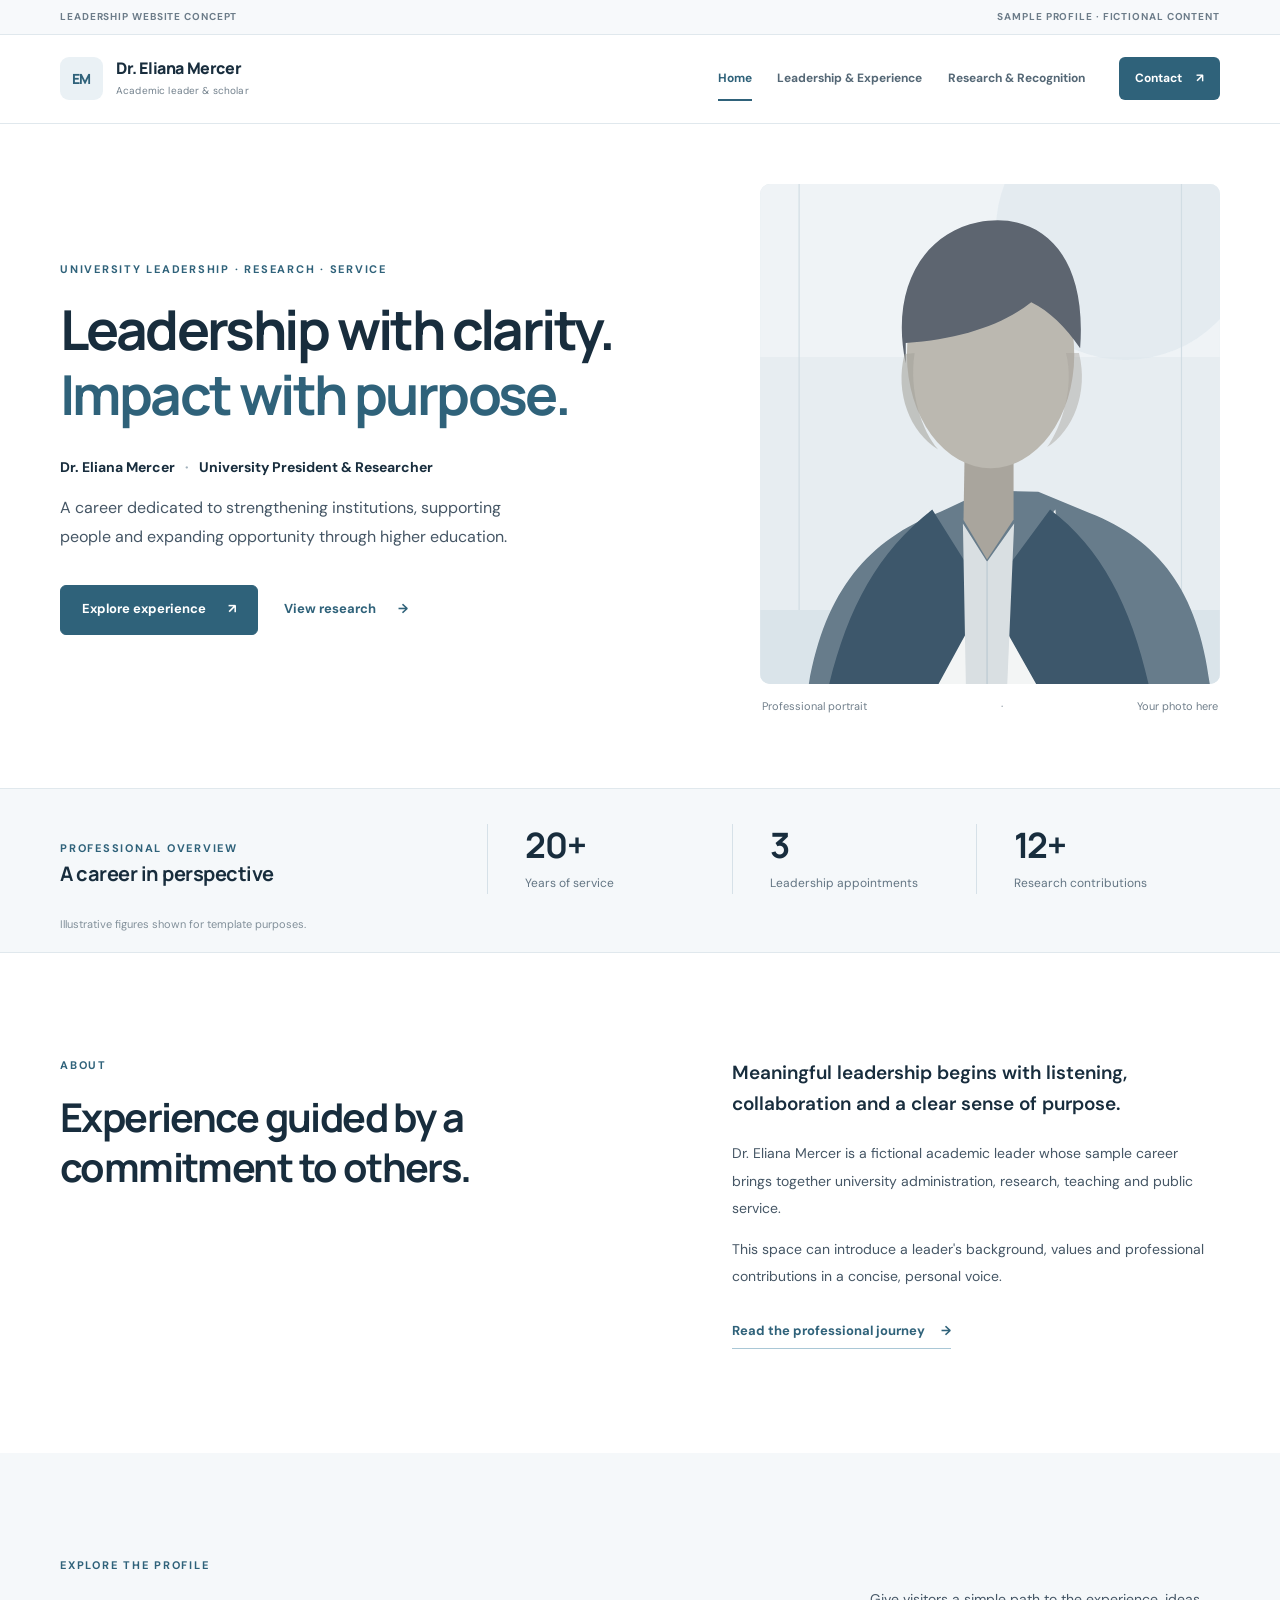
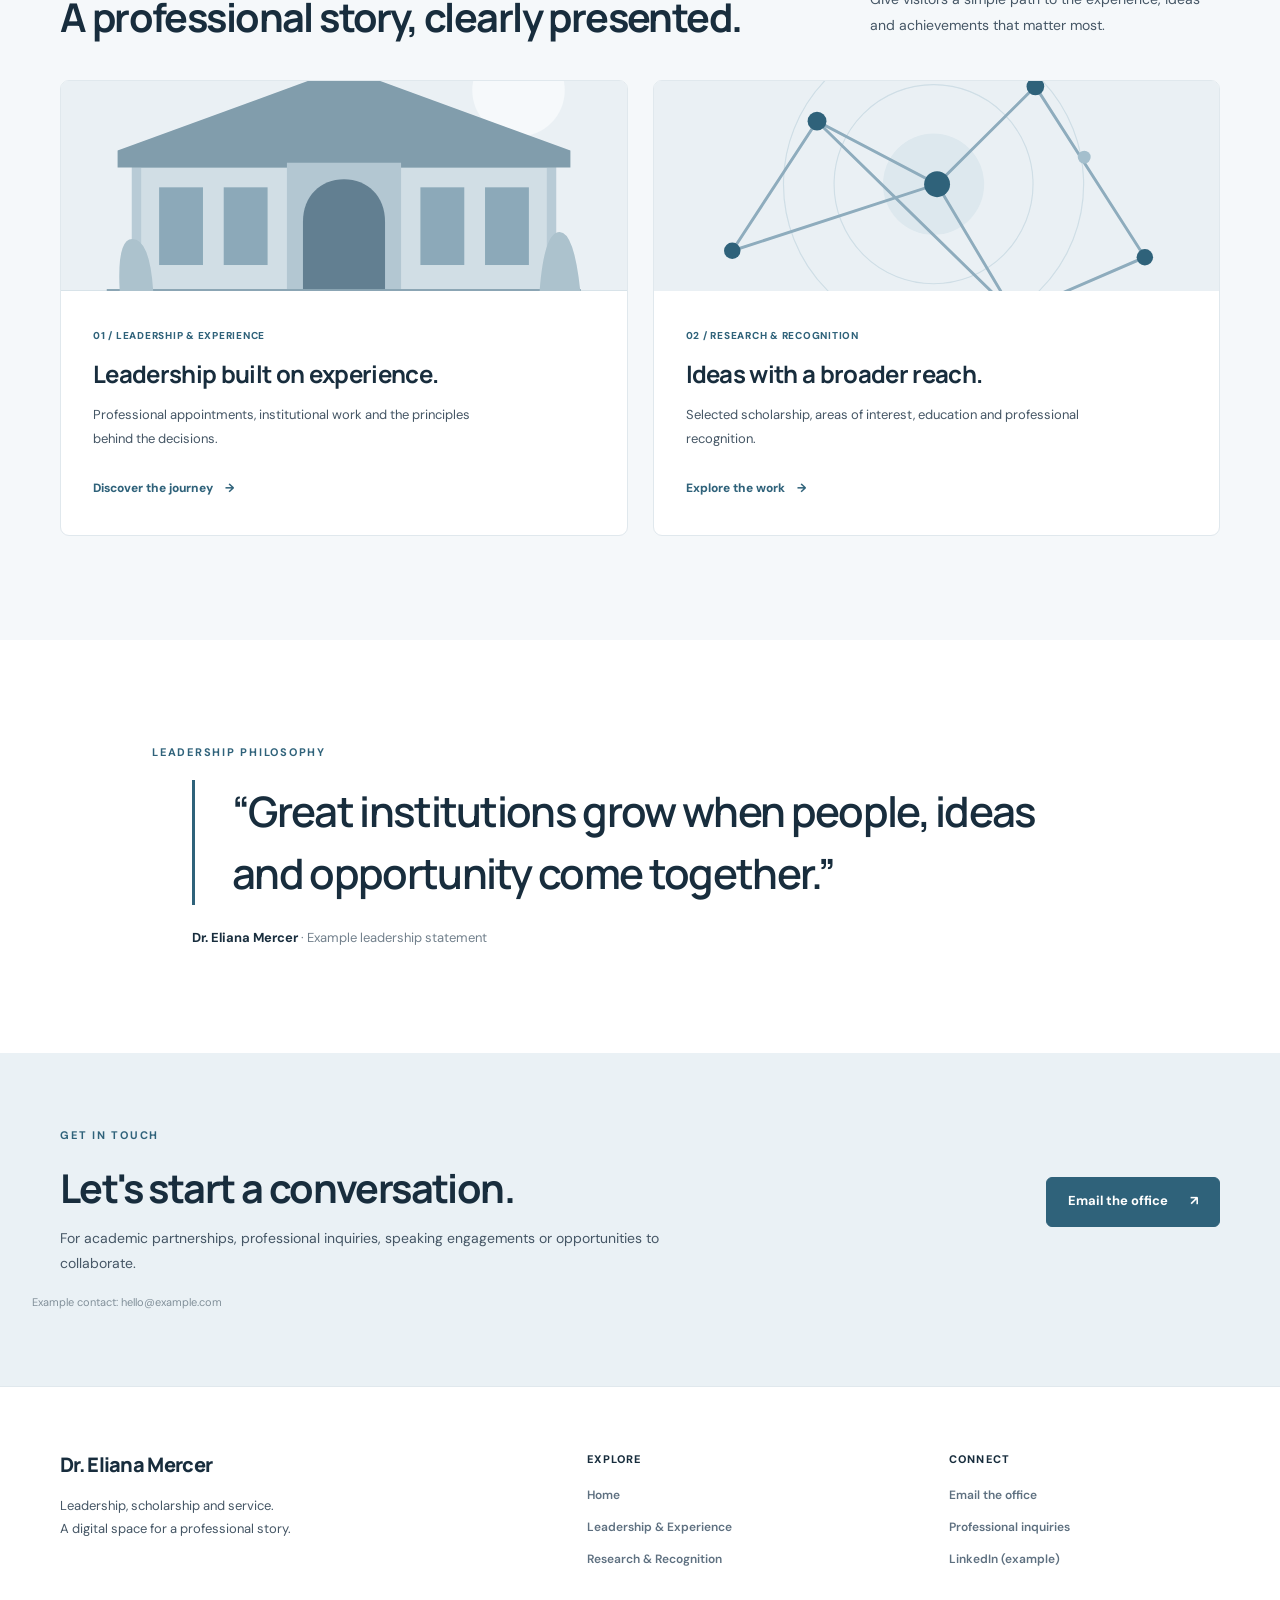
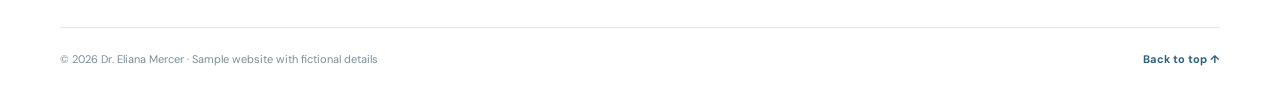
<file: index.html>
<!doctype html>
<html lang="en"><head><meta charset="utf-8"><meta name="viewport" content="width=device-width,initial-scale=1">
<meta name="theme-color" content="#ffffff"><meta name="robots" content="noindex,nofollow">
<meta name="description" content="A refined, simple and modern sample website for professional and academic leaders.">
<title>Home | Dr. Eliana Mercer — Leadership Website Demo</title>
<link rel="icon" href="assets/images/favicon.svg" type="image/svg+xml">
<link rel="preconnect" href="https://fonts.googleapis.com"><link rel="preconnect" href="https://fonts.gstatic.com" crossorigin>
<link href="https://fonts.googleapis.com/css2?family=DM+Sans:wght@400;500;600;700&family=Manrope:wght@400;500;600;700;800&display=swap" rel="stylesheet">
<link rel="stylesheet" href="assets/css/style.css"></head>
<body id="top"><a class="skip-link" href="#main">Skip to main content</a>
<div class="demo-bar"><div class="container"><span>Leadership website concept</span><span>Sample profile · Fictional content</span></div></div>
<header class="site-header">
  <div class="container nav-shell">
    <a class="brand" href="index.html" aria-label="Eliana Mercer — Home">
      <span class="brand-icon" aria-hidden="true">EM</span>
      <span class="brand-copy"><strong>Dr. Eliana Mercer</strong><small>Academic leader &amp; scholar</small></span>
    </a>
    <nav class="desktop-nav" aria-label="Main navigation"><a href="index.html" aria-current="page" class="active">Home</a>
<a href="leadership.html">Leadership & Experience</a>
<a href="research.html">Research & Recognition</a></nav>
    <a class="nav-contact" href="index.html#connect">Contact <span aria-hidden="true">↗</span></a>
    <button class="menu-toggle" type="button" aria-controls="mobile-nav" aria-expanded="false" aria-label="Open navigation menu"><span></span><span></span></button>
  </div>
  <nav class="mobile-nav" id="mobile-nav" aria-label="Mobile navigation" inert><a href="index.html" aria-current="page" class="active">Home</a>
<a href="leadership.html">Leadership & Experience</a>
<a href="research.html">Research & Recognition</a><a href="index.html#connect">Contact ↗</a></nav>
</header>
<main id="main">
<section class="hero home-hero"><div class="container hero-layout">
  <div class="hero-text">
    <p class="eyebrow">University leadership · Research · Service</p>
    <h1>Leadership with clarity.<br><span>Impact with purpose.</span></h1>
    <p class="hero-identity">Dr. Eliana Mercer <span class="dot-separator">·</span> University President &amp; Researcher</p>
    <p class="hero-description">A career dedicated to strengthening institutions, supporting people and expanding opportunity through higher education.</p>
    <div class="actions"><a class="button button-primary" href="leadership.html">Explore experience <span aria-hidden="true">↗</span></a><a class="button button-text" href="research.html">View research <span aria-hidden="true">→</span></a></div>
  </div>
  <div class="hero-photo-wrap">
    <div class="hero-photo"><img src="assets/images/portrait-placeholder.svg" alt="Anonymous illustration serving as a placeholder for a professional leadership portrait" width="780" height="960"></div>
    <p class="photo-caption">Professional portrait <span>·</span> Your photo here</p>
  </div>
</div></section>

<section class="stat-section"><div class="container stat-layout">
  <div class="stat-intro"><span class="eyebrow">Professional overview</span><h2>A career in perspective</h2></div>
  <div class="stat"><strong>20+</strong><span>Years of service</span></div>
  <div class="stat"><strong>3</strong><span>Leadership appointments</span></div>
  <div class="stat"><strong>12+</strong><span>Research contributions</span></div>
</div><div class="container"><p class="sample-note">Illustrative figures shown for template purposes.</p></div></section>

<section class="section" id="about"><div class="container about-layout">
  <div class="section-intro"><p class="eyebrow">About</p><h2>Experience guided by a commitment to others.</h2></div>
  <div class="about-body"><p class="lead">Meaningful leadership begins with listening, collaboration and a clear sense of purpose.</p><p>Dr. Eliana Mercer is a fictional academic leader whose sample career brings together university administration, research, teaching and public service.</p><p>This space can introduce a leader's background, values and professional contributions in a concise, personal voice.</p><a class="arrow-link" href="leadership.html">Read the professional journey <span aria-hidden="true">→</span></a></div>
</div></section>

<section class="section section-soft"><div class="container">
  <div class="section-heading"><div><p class="eyebrow">Explore the profile</p><h2>A professional story, clearly presented.</h2></div><p>Give visitors a simple path to the experience, ideas and achievements that matter most.</p></div>
  <div class="feature-grid">
    <a href="leadership.html" class="feature-card"><div class="feature-image"><img src="assets/images/institution-placeholder.svg" alt="Minimal illustration of a university building" loading="lazy" width="1200" height="720"></div><div class="feature-content"><span class="feature-label">01 / Leadership &amp; Experience</span><h3>Leadership built on experience.</h3><p>Professional appointments, institutional work and the principles behind the decisions.</p><span class="feature-link">Discover the journey <span aria-hidden="true">→</span></span></div></a>
    <a href="research.html" class="feature-card"><div class="feature-image"><img src="assets/images/research-abstract.svg" alt="Minimal illustration of connected ideas and research" loading="lazy" width="960" height="720"></div><div class="feature-content"><span class="feature-label">02 / Research &amp; Recognition</span><h3>Ideas with a broader reach.</h3><p>Selected scholarship, areas of interest, education and professional recognition.</p><span class="feature-link">Explore the work <span aria-hidden="true">→</span></span></div></a>
  </div>
</div></section>

<section class="section quote-section"><div class="container quote-wrap"><p class="eyebrow">Leadership philosophy</p><blockquote>“Great institutions grow when people, ideas and opportunity come together.”</blockquote><span>Dr. Eliana Mercer <span class="muted">· Example leadership statement</span></span></div></section>

<section class="section contact-section" id="connect"><div class="container contact-layout"><div><p class="eyebrow">Get in touch</p><h2>Let's start a conversation.</h2><p>For academic partnerships, professional inquiries, speaking engagements or opportunities to collaborate.</p></div><a class="button button-primary" href="mailto:hello@example.com?subject=Professional%20Inquiry">Email the office <span aria-hidden="true">↗</span></a></div><p class="container sample-note">Example contact: hello@example.com</p></section>
</main>
<footer class="site-footer"><div class="container">
 <div class="footer-grid">
   <div><a class="footer-brand" href="index.html">Dr. Eliana Mercer</a><p>Leadership, scholarship and service.<br>A digital space for a professional story.</p></div>
   <div><h3>Explore</h3><a href="index.html">Home</a><a href="leadership.html">Leadership &amp; Experience</a><a href="research.html">Research &amp; Recognition</a></div>
   <div><h3>Connect</h3><a href="mailto:hello@example.com">Email the office</a><a href="index.html#connect">Professional inquiries</a><a href="https://www.linkedin.com/" target="_blank" rel="noopener noreferrer">LinkedIn (example)</a></div>
 </div>
 <div class="footer-bottom"><span>© <span data-year>2026</span> Dr. Eliana Mercer · Sample website with fictional details</span><a href="#top">Back to top ↑</a></div>
</div></footer><script src="assets/js/main.js" defer></script></body></html>
</file>
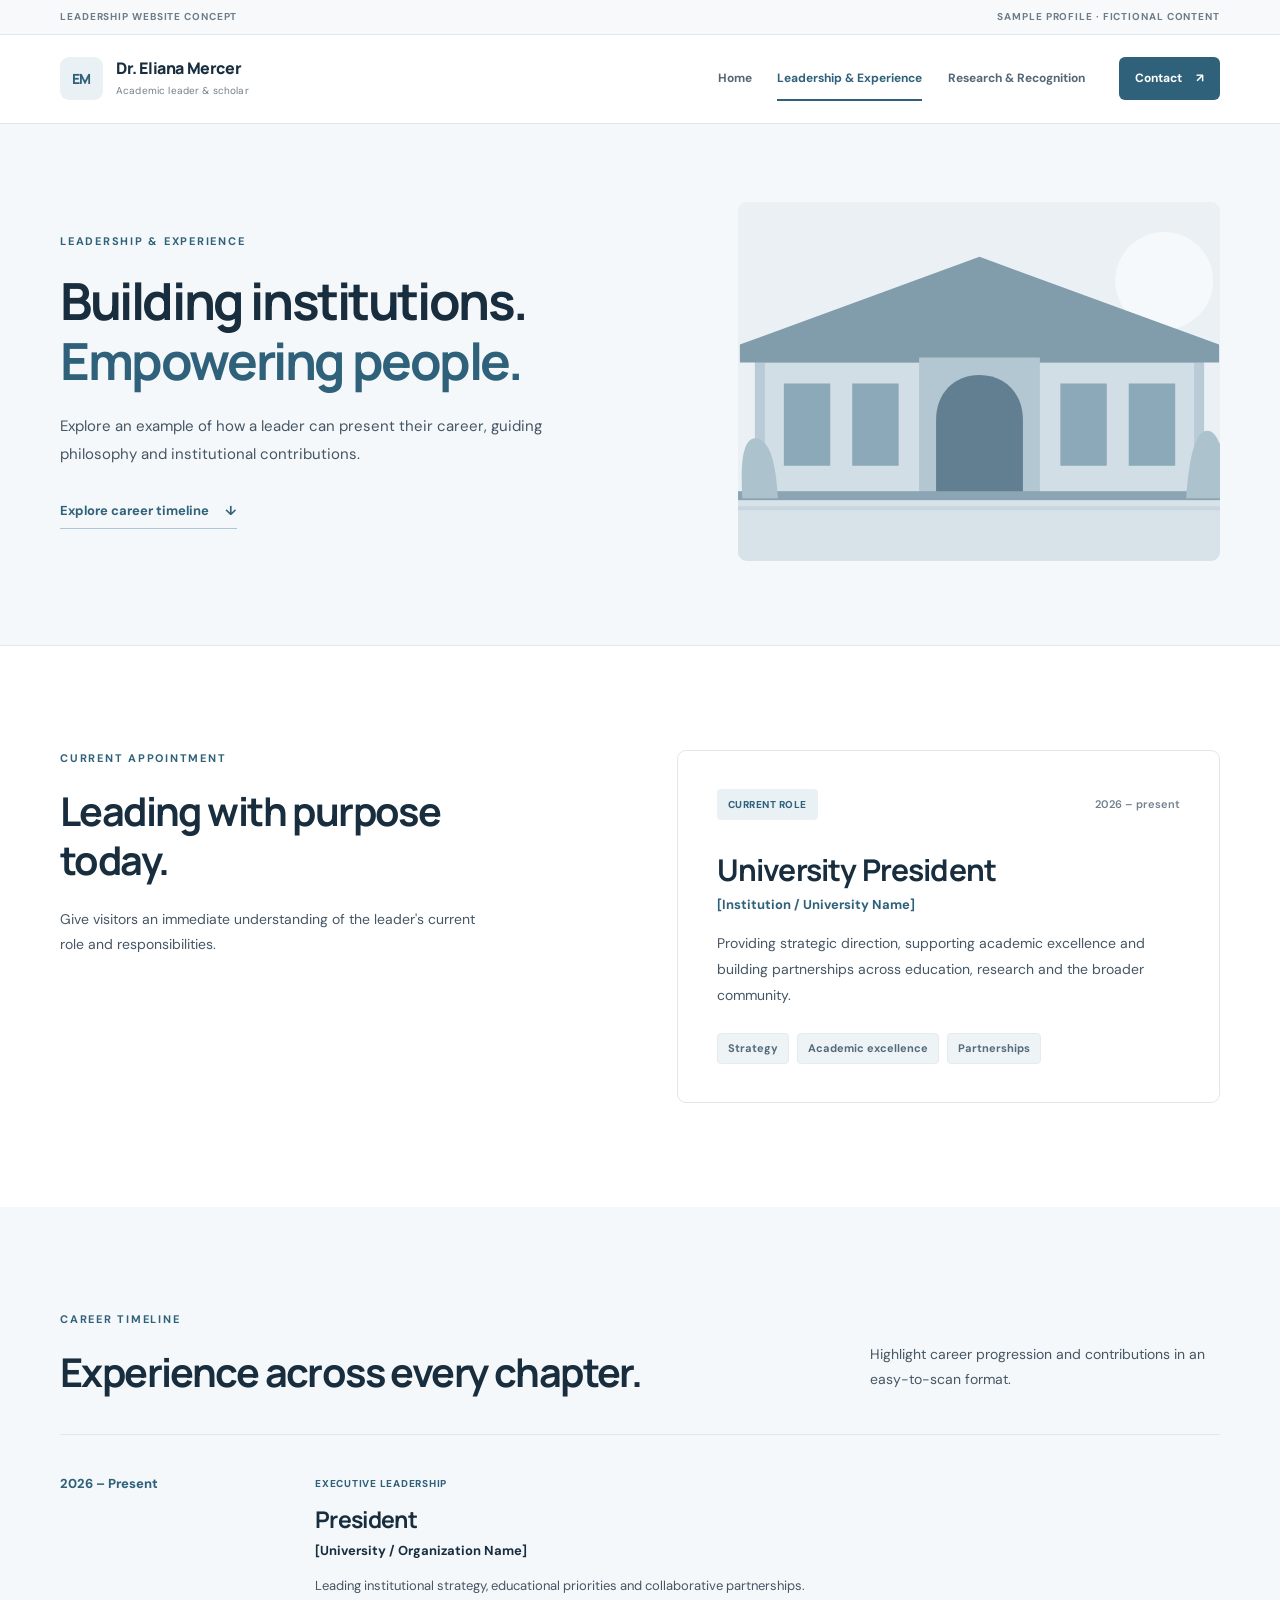
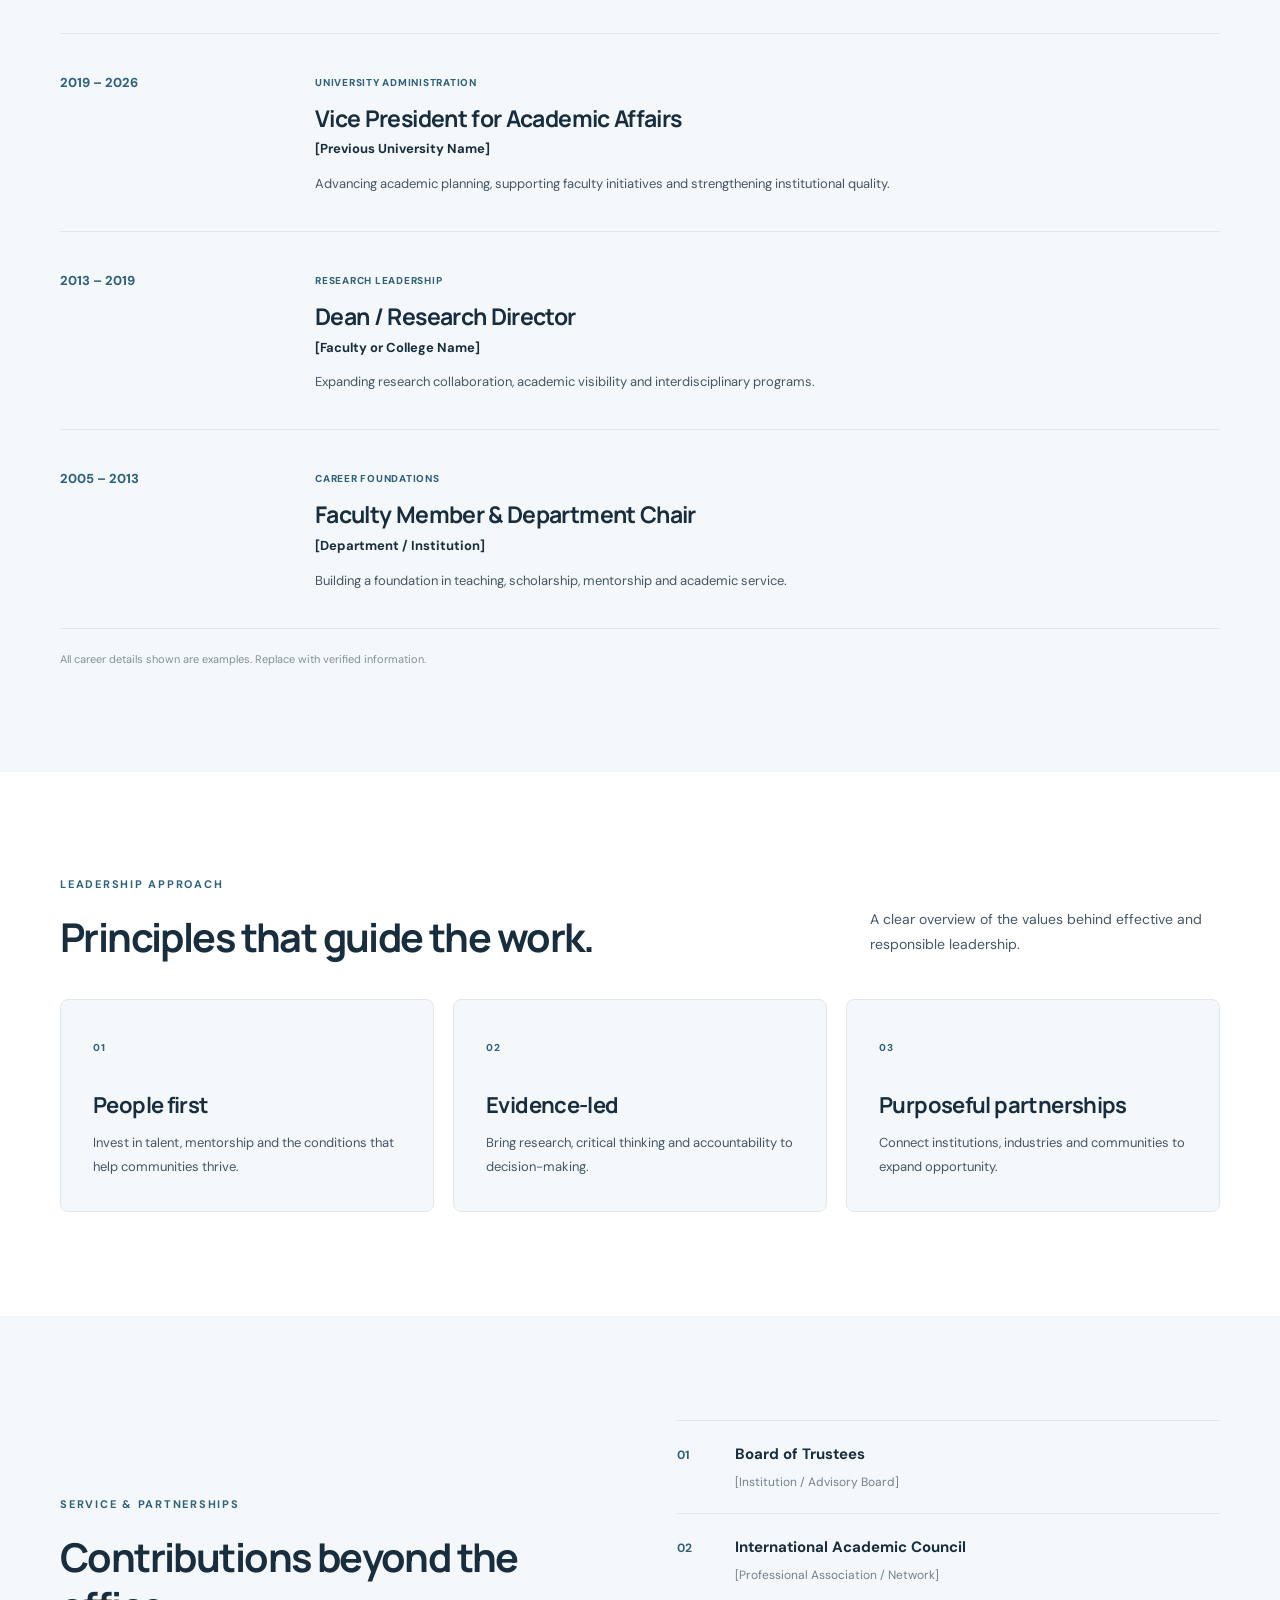
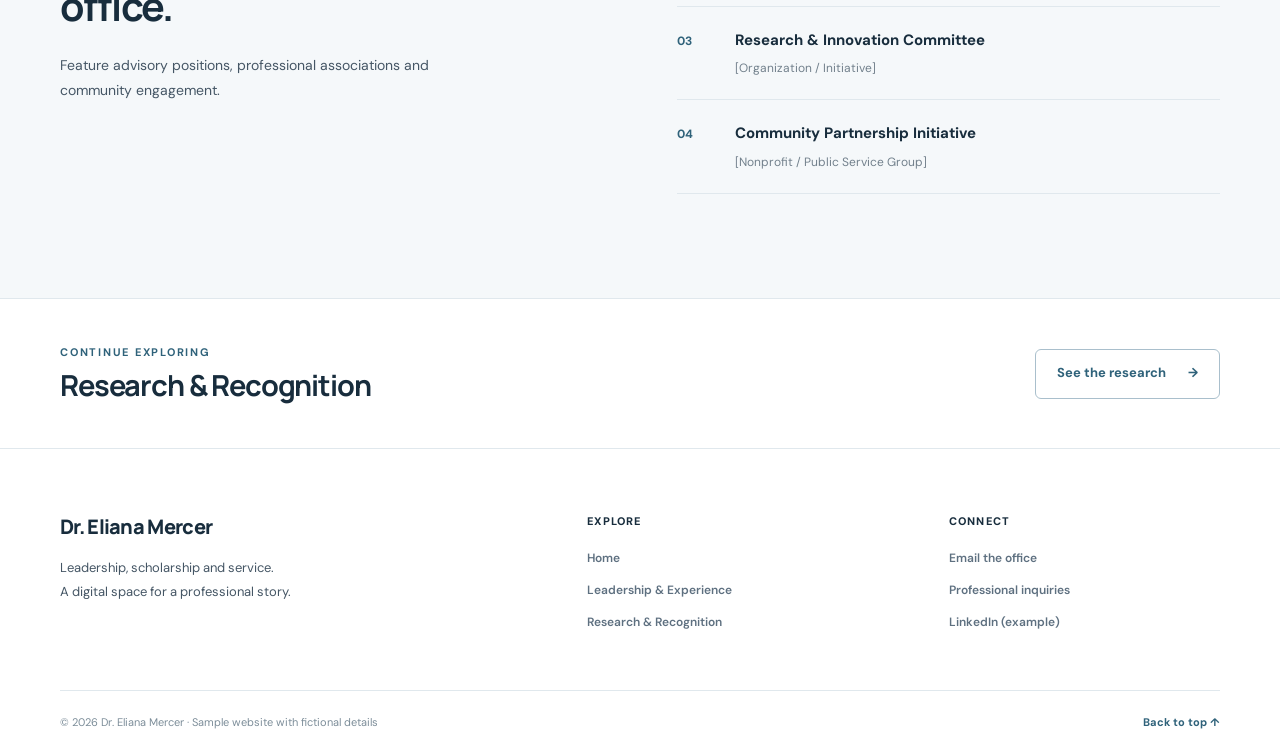
<file: leadership.html>
<!doctype html>
<html lang="en"><head><meta charset="utf-8"><meta name="viewport" content="width=device-width,initial-scale=1">
<meta name="theme-color" content="#ffffff"><meta name="robots" content="noindex,nofollow">
<meta name="description" content="An illustrative leadership timeline, roles and professional service.">
<title>Leadership & Experience | Dr. Eliana Mercer — Leadership Website Demo</title>
<link rel="icon" href="assets/images/favicon.svg" type="image/svg+xml">
<link rel="preconnect" href="https://fonts.googleapis.com"><link rel="preconnect" href="https://fonts.gstatic.com" crossorigin>
<link href="https://fonts.googleapis.com/css2?family=DM+Sans:wght@400;500;600;700&family=Manrope:wght@400;500;600;700;800&display=swap" rel="stylesheet">
<link rel="stylesheet" href="assets/css/style.css"></head>
<body id="top"><a class="skip-link" href="#main">Skip to main content</a>
<div class="demo-bar"><div class="container"><span>Leadership website concept</span><span>Sample profile · Fictional content</span></div></div>
<header class="site-header">
  <div class="container nav-shell">
    <a class="brand" href="index.html" aria-label="Eliana Mercer — Home">
      <span class="brand-icon" aria-hidden="true">EM</span>
      <span class="brand-copy"><strong>Dr. Eliana Mercer</strong><small>Academic leader &amp; scholar</small></span>
    </a>
    <nav class="desktop-nav" aria-label="Main navigation"><a href="index.html">Home</a>
<a href="leadership.html" aria-current="page" class="active">Leadership & Experience</a>
<a href="research.html">Research & Recognition</a></nav>
    <a class="nav-contact" href="index.html#connect">Contact <span aria-hidden="true">↗</span></a>
    <button class="menu-toggle" type="button" aria-controls="mobile-nav" aria-expanded="false" aria-label="Open navigation menu"><span></span><span></span></button>
  </div>
  <nav class="mobile-nav" id="mobile-nav" aria-label="Mobile navigation" inert><a href="index.html">Home</a>
<a href="leadership.html" aria-current="page" class="active">Leadership & Experience</a>
<a href="research.html">Research & Recognition</a><a href="index.html#connect">Contact ↗</a></nav>
</header>
<main id="main">
<section class="inner-hero"><div class="container inner-hero-grid"><div><p class="eyebrow">Leadership &amp; Experience</p><h1>Building institutions.<br><span>Empowering people.</span></h1><p>Explore an example of how a leader can present their career, guiding philosophy and institutional contributions.</p><a class="arrow-link" href="#timeline">Explore career timeline <span aria-hidden="true">↓</span></a></div><div class="inner-hero-image"><img src="assets/images/institution-placeholder.svg" alt="Placeholder illustration of an academic institution" width="1200" height="720"></div></div></section>

<section class="section"><div class="container split-layout"><div class="section-intro"><p class="eyebrow">Current appointment</p><h2>Leading with purpose today.</h2><p class="subcopy">Give visitors an immediate understanding of the leader's current role and responsibilities.</p></div><article class="current-role-card"><div class="role-header"><span class="chip">Current role</span><span class="date-label">2026 – present</span></div><h3>University President</h3><p class="role-org">[Institution / University Name]</p><p>Providing strategic direction, supporting academic excellence and building partnerships across education, research and the broader community.</p><div class="tag-row"><span>Strategy</span><span>Academic excellence</span><span>Partnerships</span></div></article></div></section>

<section class="section section-soft" id="timeline"><div class="container"><div class="section-heading"><div><p class="eyebrow">Career timeline</p><h2>Experience across every chapter.</h2></div><p>Highlight career progression and contributions in an easy-to-scan format.</p></div>
 <div class="timeline">
 <article class="timeline-item"><p class="timeline-date">2026 – Present</p><div><span class="mini-label">Executive leadership</span><h3>President</h3><p class="timeline-org">[University / Organization Name]</p><p>Leading institutional strategy, educational priorities and collaborative partnerships.</p></div></article>
 <article class="timeline-item"><p class="timeline-date">2019 – 2026</p><div><span class="mini-label">University administration</span><h3>Vice President for Academic Affairs</h3><p class="timeline-org">[Previous University Name]</p><p>Advancing academic planning, supporting faculty initiatives and strengthening institutional quality.</p></div></article>
 <article class="timeline-item"><p class="timeline-date">2013 – 2019</p><div><span class="mini-label">Research leadership</span><h3>Dean / Research Director</h3><p class="timeline-org">[Faculty or College Name]</p><p>Expanding research collaboration, academic visibility and interdisciplinary programs.</p></div></article>
 <article class="timeline-item"><p class="timeline-date">2005 – 2013</p><div><span class="mini-label">Career foundations</span><h3>Faculty Member &amp; Department Chair</h3><p class="timeline-org">[Department / Institution]</p><p>Building a foundation in teaching, scholarship, mentorship and academic service.</p></div></article>
 </div><p class="sample-note">All career details shown are examples. Replace with verified information.</p>
</div></section>

<section class="section"><div class="container"><div class="section-heading"><div><p class="eyebrow">Leadership approach</p><h2>Principles that guide the work.</h2></div><p>A clear overview of the values behind effective and responsible leadership.</p></div><div class="principle-grid"><article class="principle-card"><span class="number-label">01</span><h3>People first</h3><p>Invest in talent, mentorship and the conditions that help communities thrive.</p></article><article class="principle-card"><span class="number-label">02</span><h3>Evidence-led</h3><p>Bring research, critical thinking and accountability to decision-making.</p></article><article class="principle-card"><span class="number-label">03</span><h3>Purposeful partnerships</h3><p>Connect institutions, industries and communities to expand opportunity.</p></article></div></div></section>

<section class="section section-soft"><div class="container split-layout boards-layout"><div class="section-intro"><p class="eyebrow">Service &amp; partnerships</p><h2>Contributions beyond the office.</h2><p class="subcopy">Feature advisory positions, professional associations and community engagement.</p></div><div class="board-list"><div><span>01</span><p><strong>Board of Trustees</strong><small>[Institution / Advisory Board]</small></p></div><div><span>02</span><p><strong>International Academic Council</strong><small>[Professional Association / Network]</small></p></div><div><span>03</span><p><strong>Research &amp; Innovation Committee</strong><small>[Organization / Initiative]</small></p></div><div><span>04</span><p><strong>Community Partnership Initiative</strong><small>[Nonprofit / Public Service Group]</small></p></div></div></div></section>

<section class="next-strip"><div class="container next-inner"><div><p class="eyebrow">Continue exploring</p><h2>Research &amp; Recognition</h2></div><a class="button button-outline" href="research.html">See the research <span aria-hidden="true">→</span></a></div></section>
</main>
<footer class="site-footer"><div class="container">
 <div class="footer-grid">
   <div><a class="footer-brand" href="index.html">Dr. Eliana Mercer</a><p>Leadership, scholarship and service.<br>A digital space for a professional story.</p></div>
   <div><h3>Explore</h3><a href="index.html">Home</a><a href="leadership.html">Leadership &amp; Experience</a><a href="research.html">Research &amp; Recognition</a></div>
   <div><h3>Connect</h3><a href="mailto:hello@example.com">Email the office</a><a href="index.html#connect">Professional inquiries</a><a href="https://www.linkedin.com/" target="_blank" rel="noopener noreferrer">LinkedIn (example)</a></div>
 </div>
 <div class="footer-bottom"><span>© <span data-year>2026</span> Dr. Eliana Mercer · Sample website with fictional details</span><a href="#top">Back to top ↑</a></div>
</div></footer><script src="assets/js/main.js" defer></script></body></html>
</file>
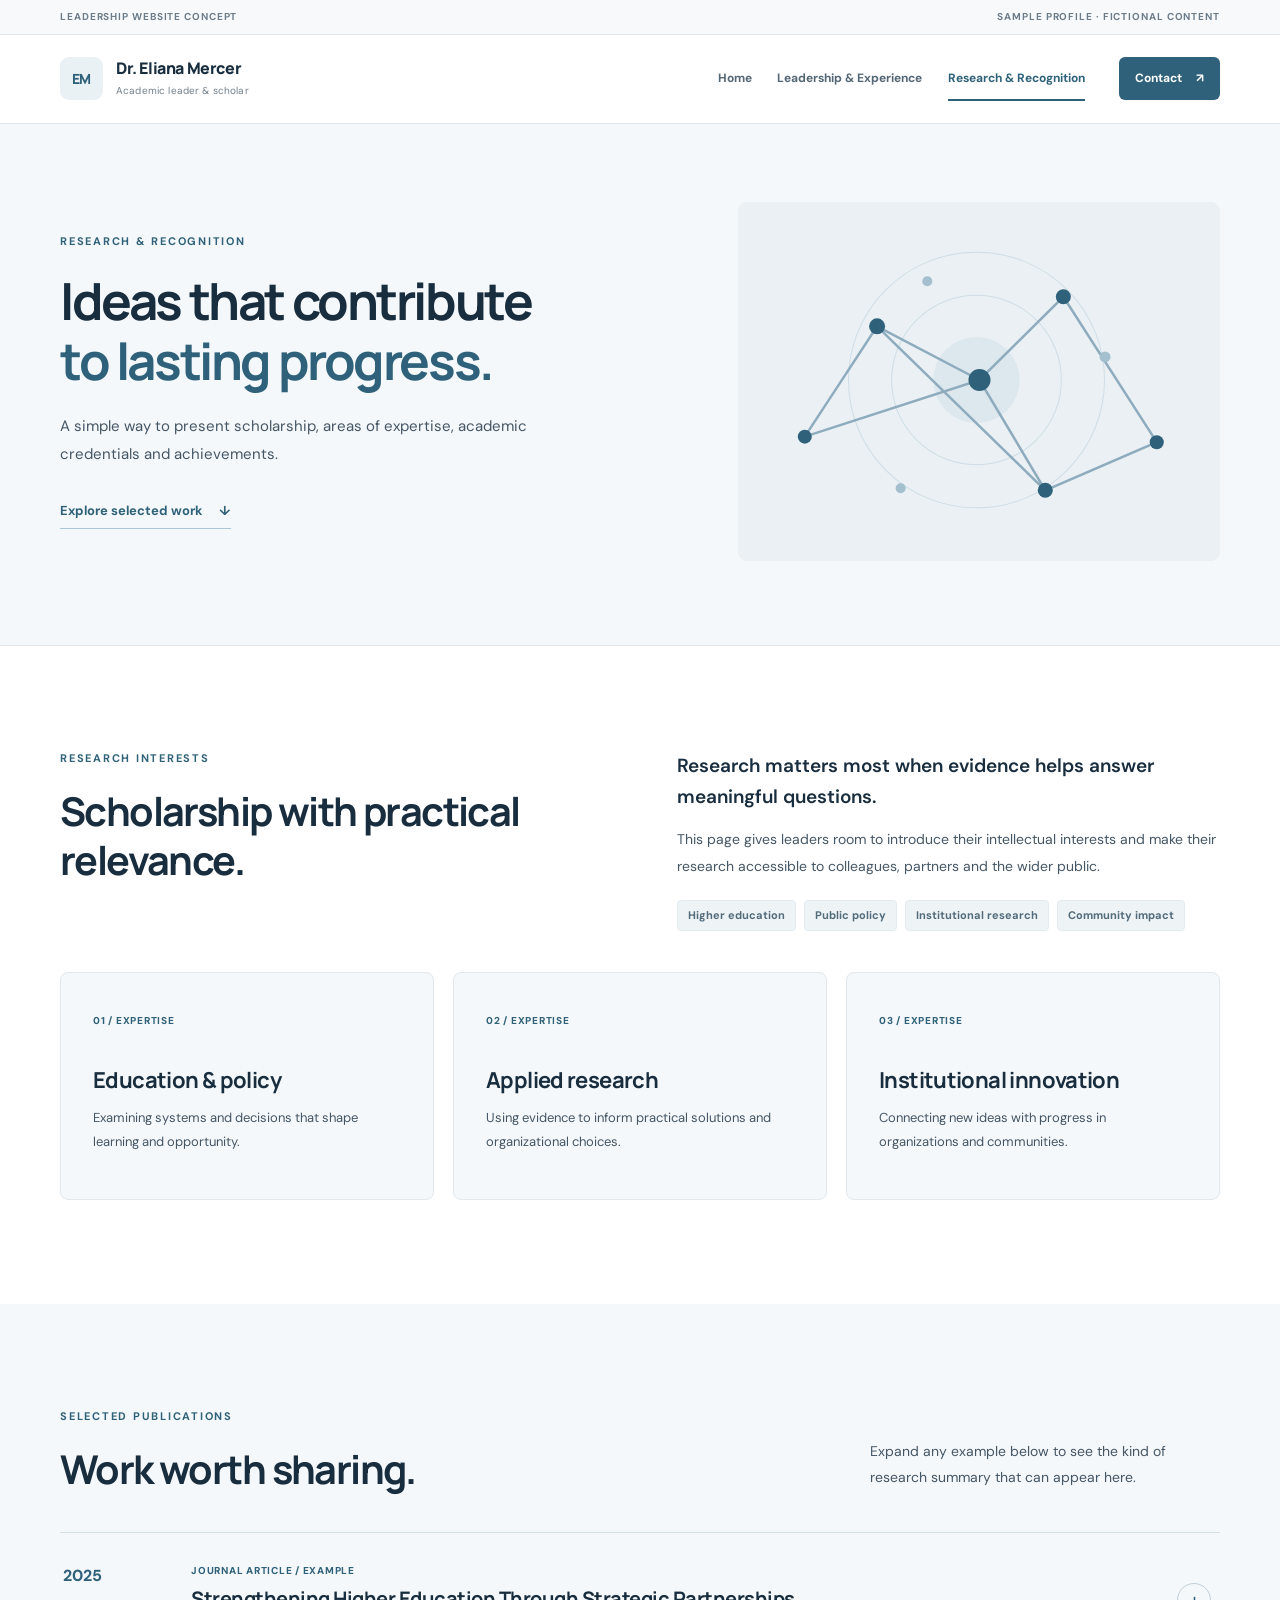
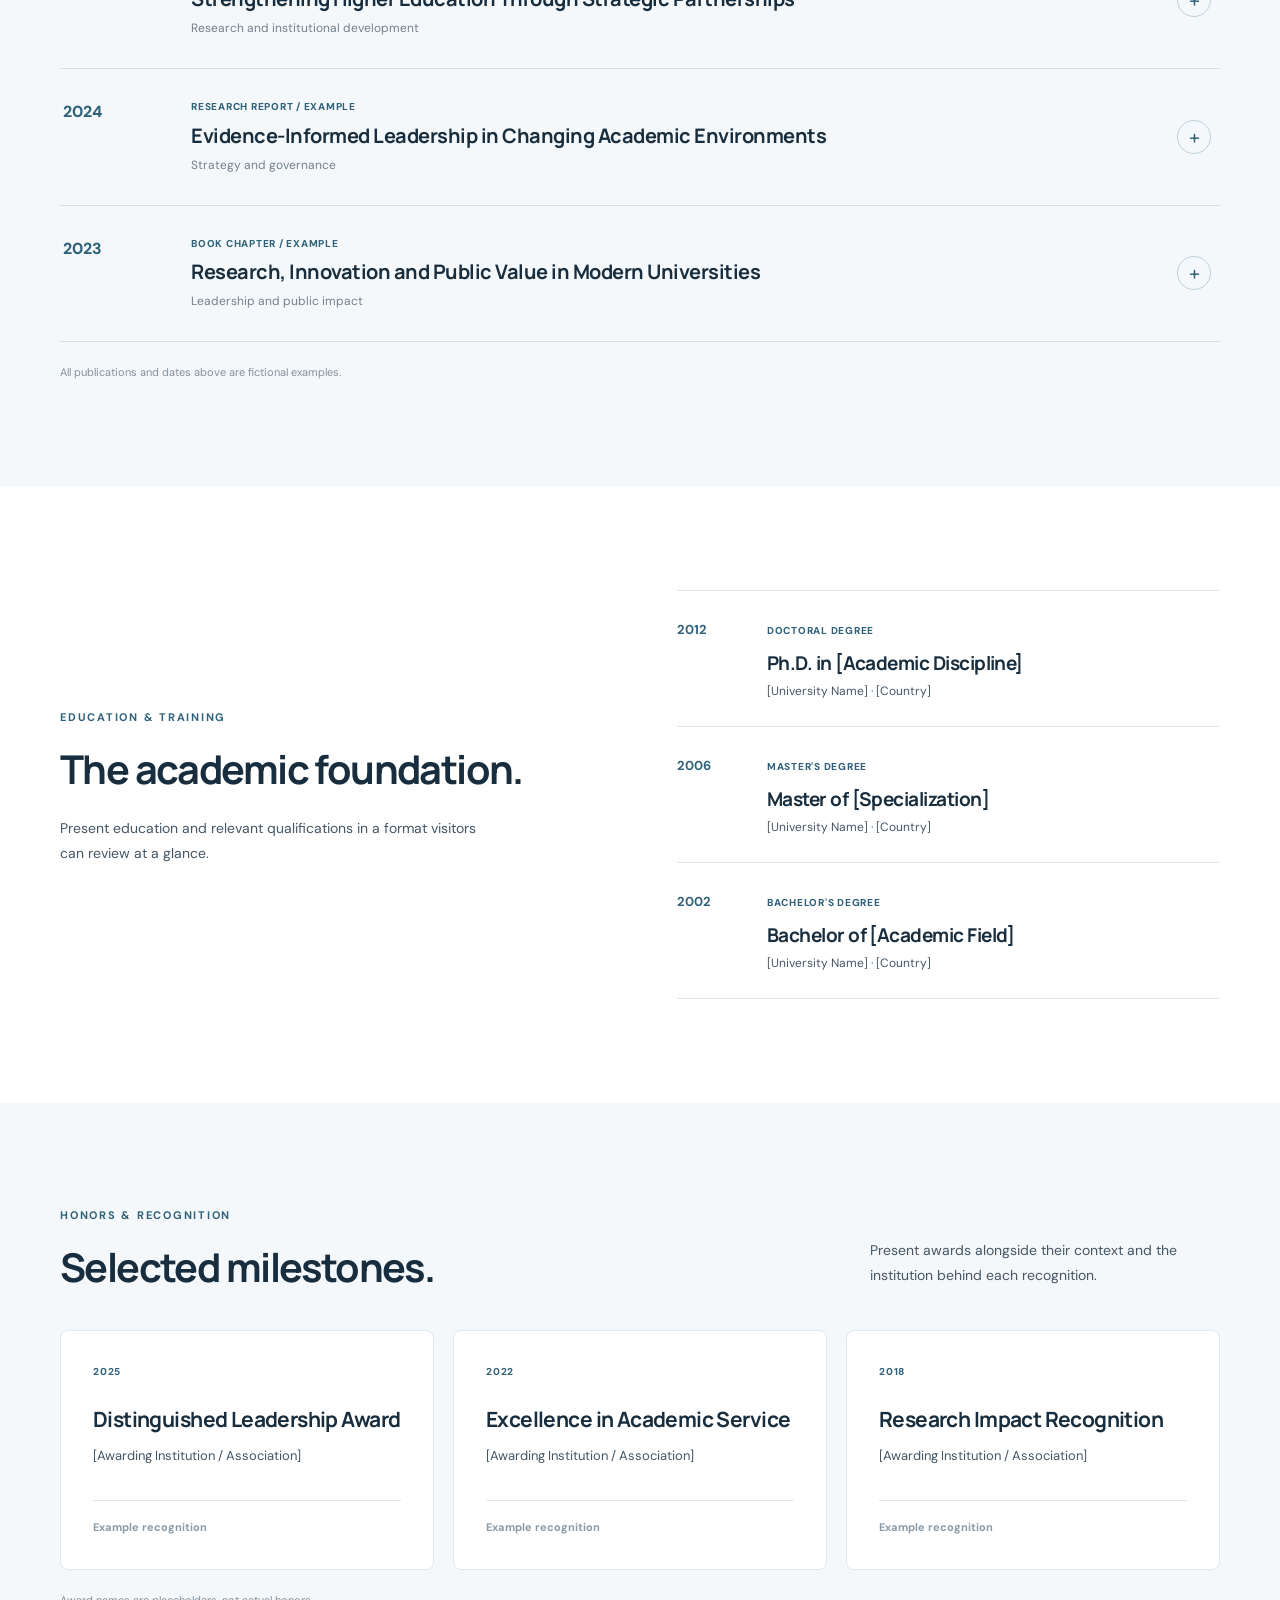
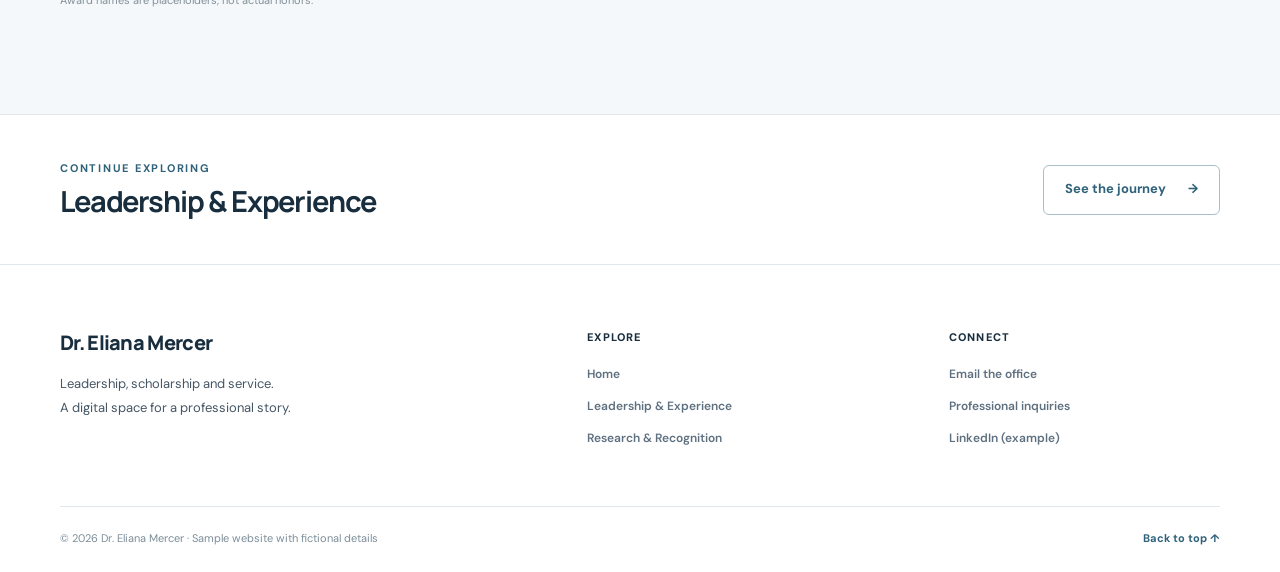
<file: research.html>
<!doctype html>
<html lang="en"><head><meta charset="utf-8"><meta name="viewport" content="width=device-width,initial-scale=1">
<meta name="theme-color" content="#ffffff"><meta name="robots" content="noindex,nofollow">
<meta name="description" content="Illustrative areas of research, selected publications, education and honors.">
<title>Research & Recognition | Dr. Eliana Mercer — Leadership Website Demo</title>
<link rel="icon" href="assets/images/favicon.svg" type="image/svg+xml">
<link rel="preconnect" href="https://fonts.googleapis.com"><link rel="preconnect" href="https://fonts.gstatic.com" crossorigin>
<link href="https://fonts.googleapis.com/css2?family=DM+Sans:wght@400;500;600;700&family=Manrope:wght@400;500;600;700;800&display=swap" rel="stylesheet">
<link rel="stylesheet" href="assets/css/style.css"></head>
<body id="top"><a class="skip-link" href="#main">Skip to main content</a>
<div class="demo-bar"><div class="container"><span>Leadership website concept</span><span>Sample profile · Fictional content</span></div></div>
<header class="site-header">
  <div class="container nav-shell">
    <a class="brand" href="index.html" aria-label="Eliana Mercer — Home">
      <span class="brand-icon" aria-hidden="true">EM</span>
      <span class="brand-copy"><strong>Dr. Eliana Mercer</strong><small>Academic leader &amp; scholar</small></span>
    </a>
    <nav class="desktop-nav" aria-label="Main navigation"><a href="index.html">Home</a>
<a href="leadership.html">Leadership & Experience</a>
<a href="research.html" aria-current="page" class="active">Research & Recognition</a></nav>
    <a class="nav-contact" href="index.html#connect">Contact <span aria-hidden="true">↗</span></a>
    <button class="menu-toggle" type="button" aria-controls="mobile-nav" aria-expanded="false" aria-label="Open navigation menu"><span></span><span></span></button>
  </div>
  <nav class="mobile-nav" id="mobile-nav" aria-label="Mobile navigation" inert><a href="index.html">Home</a>
<a href="leadership.html">Leadership & Experience</a>
<a href="research.html" aria-current="page" class="active">Research & Recognition</a><a href="index.html#connect">Contact ↗</a></nav>
</header>
<main id="main">
<section class="inner-hero"><div class="container inner-hero-grid"><div><p class="eyebrow">Research &amp; Recognition</p><h1>Ideas that contribute<br><span>to lasting progress.</span></h1><p>A simple way to present scholarship, areas of expertise, academic credentials and achievements.</p><a class="arrow-link" href="#publications">Explore selected work <span aria-hidden="true">↓</span></a></div><div class="inner-hero-image"><img src="assets/images/research-abstract.svg" alt="Illustration representing connected research ideas" width="960" height="720"></div></div></section>

<section class="section"><div class="container"><div class="split-layout research-intro"><div class="section-intro"><p class="eyebrow">Research interests</p><h2>Scholarship with practical relevance.</h2></div><div><p class="lead">Research matters most when evidence helps answer meaningful questions.</p><p class="body-copy">This page gives leaders room to introduce their intellectual interests and make their research accessible to colleagues, partners and the wider public.</p><div class="tag-row"><span>Higher education</span><span>Public policy</span><span>Institutional research</span><span>Community impact</span></div></div></div>
<div class="research-grid"><article class="research-card"><span class="number-label">01 / Expertise</span><h3>Education &amp; policy</h3><p>Examining systems and decisions that shape learning and opportunity.</p></article><article class="research-card"><span class="number-label">02 / Expertise</span><h3>Applied research</h3><p>Using evidence to inform practical solutions and organizational choices.</p></article><article class="research-card"><span class="number-label">03 / Expertise</span><h3>Institutional innovation</h3><p>Connecting new ideas with progress in organizations and communities.</p></article></div>
</div></section>

<section class="section section-soft" id="publications"><div class="container"><div class="section-heading"><div><p class="eyebrow">Selected publications</p><h2>Work worth sharing.</h2></div><p>Expand any example below to see the kind of research summary that can appear here.</p></div>
<div class="publication-list">
 <details class="publication-item"><summary><span class="pub-date">2025</span><span class="pub-title"><span class="mini-label">Journal article / Example</span><strong>Strengthening Higher Education Through Strategic Partnerships</strong><span>Research and institutional development</span></span><span class="pub-plus" aria-hidden="true">+</span></summary><div class="publication-details"><p>A short summary can explain the research question, key findings and relevance to an academic or public audience.</p><span>Sample publication — Add verified citation and link</span></div></details>
 <details class="publication-item"><summary><span class="pub-date">2024</span><span class="pub-title"><span class="mini-label">Research report / Example</span><strong>Evidence-Informed Leadership in Changing Academic Environments</strong><span>Strategy and governance</span></span><span class="pub-plus" aria-hidden="true">+</span></summary><div class="publication-details"><p>Give readers context for the methods, results and practical implications. Include a journal or DOI link when available.</p><span>Sample publication — Add verified citation and link</span></div></details>
 <details class="publication-item"><summary><span class="pub-date">2023</span><span class="pub-title"><span class="mini-label">Book chapter / Example</span><strong>Research, Innovation and Public Value in Modern Universities</strong><span>Leadership and public impact</span></span><span class="pub-plus" aria-hidden="true">+</span></summary><div class="publication-details"><p>Describe the intellectual contribution and connect it with wider academic or policy goals.</p><span>Sample publication — Add verified citation and link</span></div></details>
</div><p class="sample-note">All publications and dates above are fictional examples.</p>
</div></section>

<section class="section"><div class="container split-layout education-layout"><div class="section-intro"><p class="eyebrow">Education &amp; training</p><h2>The academic foundation.</h2><p class="subcopy">Present education and relevant qualifications in a format visitors can review at a glance.</p></div><div class="education-list"><article><span>2012</span><div><span class="mini-label">Doctoral degree</span><h3>Ph.D. in [Academic Discipline]</h3><p>[University Name] · [Country]</p></div></article><article><span>2006</span><div><span class="mini-label">Master's degree</span><h3>Master of [Specialization]</h3><p>[University Name] · [Country]</p></div></article><article><span>2002</span><div><span class="mini-label">Bachelor's degree</span><h3>Bachelor of [Academic Field]</h3><p>[University Name] · [Country]</p></div></article></div></div></section>

<section class="section section-soft"><div class="container"><div class="section-heading"><div><p class="eyebrow">Honors &amp; recognition</p><h2>Selected milestones.</h2></div><p>Present awards alongside their context and the institution behind each recognition.</p></div><div class="award-grid"><article class="award-card"><span class="number-label">2025</span><h3>Distinguished Leadership Award</h3><p>[Awarding Institution / Association]</p><span class="award-foot">Example recognition</span></article><article class="award-card"><span class="number-label">2022</span><h3>Excellence in Academic Service</h3><p>[Awarding Institution / Association]</p><span class="award-foot">Example recognition</span></article><article class="award-card"><span class="number-label">2018</span><h3>Research Impact Recognition</h3><p>[Awarding Institution / Association]</p><span class="award-foot">Example recognition</span></article></div><p class="sample-note">Award names are placeholders, not actual honors.</p></div></section>

<section class="next-strip"><div class="container next-inner"><div><p class="eyebrow">Continue exploring</p><h2>Leadership &amp; Experience</h2></div><a class="button button-outline" href="leadership.html">See the journey <span aria-hidden="true">→</span></a></div></section>
</main>
<footer class="site-footer"><div class="container">
 <div class="footer-grid">
   <div><a class="footer-brand" href="index.html">Dr. Eliana Mercer</a><p>Leadership, scholarship and service.<br>A digital space for a professional story.</p></div>
   <div><h3>Explore</h3><a href="index.html">Home</a><a href="leadership.html">Leadership &amp; Experience</a><a href="research.html">Research &amp; Recognition</a></div>
   <div><h3>Connect</h3><a href="mailto:hello@example.com">Email the office</a><a href="index.html#connect">Professional inquiries</a><a href="https://www.linkedin.com/" target="_blank" rel="noopener noreferrer">LinkedIn (example)</a></div>
 </div>
 <div class="footer-bottom"><span>© <span data-year>2026</span> Dr. Eliana Mercer · Sample website with fictional details</span><a href="#top">Back to top ↑</a></div>
</div></footer><script src="assets/js/main.js" defer></script></body></html>
</file>
<file: assets/css/style.css>
/* Clean Leadership Website · sample theme
   Edit colors here to adapt this template for a new leader. */
:root {
  --ink: #182d3d;
  --body: #455665;
  --muted: #72808c;
  --blue: #2f627a;
  --blue-hover: #234e65;
  --blue-soft: #eaf1f5;
  --surface: #f5f8fa;
  --border: #e0e8ed;
  --white: #fff;
  --sans: "DM Sans", -apple-system, BlinkMacSystemFont, "Segoe UI", Arial, sans-serif;
  --display: "Manrope", "DM Sans", Arial, sans-serif;
  --container: 1160px;
}
*, *::before, *::after { box-sizing: border-box; }
html { scroll-behavior: smooth; scroll-padding-top: 112px; }
body { margin: 0; background: var(--white); color: var(--ink); font: 400 16px/1.75 var(--sans); -webkit-font-smoothing: antialiased; }
a { color: inherit; text-decoration: none; }
a:focus-visible, button:focus-visible, summary:focus-visible { outline: 3px solid #73a6bd; outline-offset: 4px; }
a, button { -webkit-tap-highlight-color: transparent; }
img { max-width: 100%; display: block; }
button { font: inherit; }
.container { max-width: calc(var(--container) + 64px); padding-inline: 32px; margin-inline: auto; }
h1, h2, h3, p, blockquote { margin-top: 0; }
h1, h2, h3 { color: var(--ink); font-family: var(--display); }
h1 { font-size: clamp(44px, 4.3vw, 66px); line-height: 1.18; letter-spacing: -.047em; font-weight: 700; }
h2 { font-size: clamp(30px, 3.1vw, 43px); line-height: 1.25; letter-spacing: -.04em; font-weight: 700; }
h3 { font-size: 21px; letter-spacing: -.028em; line-height: 1.37; font-weight: 700; }
h1 span { color: var(--blue); }
p { color: var(--body); }
.skip-link { position: absolute; z-index: 100; top: -120px; left: 16px; background: #fff; color: var(--ink); padding: 12px 16px; border: 2px solid var(--blue); }
.skip-link:focus { top: 12px; }
.eyebrow { margin: 0 0 19px; color: var(--blue); font: 700 11px/1.6 var(--sans); letter-spacing: .16em; text-transform: uppercase; }
.muted { color: var(--muted); }

/* A quiet demonstration label and straightforward navigation */
.demo-bar { border-bottom: 1px solid var(--border); background: #f7f9fb; }
.demo-bar .container { display: flex; align-items: center; justify-content: space-between; gap: 12px; padding-block: 8px; color: #6c7c89; font-size: 10px; font-weight: 700; letter-spacing: .09em; text-transform: uppercase; }
.site-header { background: #fff; position: relative; z-index: 30; border-bottom: 1px solid var(--border); }
.nav-shell { display: flex; align-items: center; gap: 34px; min-height: 88px; }
.brand { display: inline-flex; align-items: center; gap: 13px; flex: none; }
.brand-icon { display: grid; place-items: center; background: var(--blue-soft); color: var(--blue); width: 43px; height: 43px; border-radius: 9px; font: 800 14px/1 var(--display); letter-spacing: -.04em; }
.brand-copy { display: flex; flex-direction: column; }
.brand-copy strong { font: 800 16px/1.3 var(--display); letter-spacing: -.025em; }
.brand-copy small { color: var(--muted); font-size: 10px; letter-spacing: .015em; margin-top: 3px; }
.desktop-nav { display: flex; align-items: center; margin-left: auto; gap: clamp(12px, 2vw, 27px); }
.desktop-nav a { color: #546775; font-size: 12px; font-weight: 700; white-space: nowrap; transition: color .2s; }
.desktop-nav a.active, .desktop-nav a:hover { color: var(--blue); }
.desktop-nav a.active { position: relative; }
.desktop-nav a.active::after { content: ""; position: absolute; left: 0; right: 0; bottom: -12px; height: 2px; background: var(--blue); }
.nav-contact { background: var(--blue); color: #fff; font-size: 12px; font-weight: 700; padding: 11px 16px; border-radius: 6px; white-space: nowrap; transition: background .2s, transform .2s; }
.nav-contact:hover { background: var(--blue-hover); transform: translateY(-1px); }
.nav-contact span { margin-left: 11px; }
.menu-toggle { display: none; }
.mobile-nav { display: none; }

/* Buttons and links */
.button { display: inline-flex; align-items: center; justify-content: center; gap: 22px; min-height: 50px; padding: 12px 21px; border-radius: 6px; font-size: 13px; line-height: 1.3; font-weight: 700; transition: background .2s, transform .2s, color .2s, border-color .2s; }
.button:hover { transform: translateY(-2px); }
.button-primary { background: var(--blue); border: 1px solid var(--blue); color: #fff; }
.button-primary:hover { background: var(--blue-hover); border-color: var(--blue-hover); }
.button-text { padding-left: 4px; padding-right: 4px; color: var(--blue); }
.button-text:hover { color: var(--blue-hover); }
.button-outline { border: 1px solid #a9bfcc; background: #fff; color: var(--blue); }
.button-outline:hover { background: var(--blue-soft); }
.arrow-link { display: inline-flex; align-items: center; gap: 16px; color: var(--blue); font-size: 13px; font-weight: 700; border-bottom: 1px solid #a9c7d6; padding-bottom: 5px; transition: gap .2s; }
.arrow-link:hover { gap: 22px; }

/* Home hero: typography, whitespace and a single profile visual */
.home-hero { background: #fff; }
.hero-layout { min-height: 625px; display: grid; grid-template-columns: 1.1fr .9fr; gap: clamp(36px, 7vw, 100px); align-items: center; padding-block: 60px 72px; }
.hero-text { padding-bottom: 4px; }
.hero-text h1 { margin-bottom: 28px; max-width: 650px; }
.hero-identity { color: var(--ink); margin-bottom: 13px; font-size: 14px; font-weight: 700; }
.dot-separator { margin-inline: 7px; color: #a1b1bc; }
.hero-description { max-width: 495px; font-size: 16px; line-height: 1.85; margin-bottom: 33px; }
.actions { display: flex; gap: 22px; align-items: center; flex-wrap: wrap; }
.hero-photo-wrap { max-width: 460px; width: 100%; justify-self: end; }
.hero-photo { position: relative; border-radius: 10px; overflow: hidden; background: #e8eef2; aspect-ratio: 4 / 4.35; }
.hero-photo img { object-fit: cover; height: 100%; width: 100%; }
.photo-caption { font-size: 11px; color: var(--muted); display: flex; gap: 8px; align-items: center; justify-content: space-between; margin: 13px 2px 0; }

/* Statistics band */
.stat-section { background: var(--surface); border-block: 1px solid var(--border); padding: 35px 0 18px; }
.stat-layout { display: grid; grid-template-columns: 1.4fr repeat(3, .8fr); gap: 0; align-items: center; }
.stat-intro { padding-right: 25px; }
.stat-intro .eyebrow { margin-bottom: 6px; }
.stat-intro h2 { margin: 0; font-size: 20px; letter-spacing: -.025em; }
.stat { border-left: 1px solid #d6e1e8; padding-left: 37px; display: flex; flex-direction: column; }
.stat strong { font: 700 35px/1.2 var(--display); letter-spacing: -.04em; }
.stat span { color: #637583; margin-top: 7px; font-size: 12px; }
.sample-note { margin: 22px 0 0; color: #82909a; font-size: 11px; line-height: 1.6; }

/* Section patterns */
.section { padding-block: 104px; }
.section-soft { background: var(--surface); }
.section-intro h2 { margin: 0; max-width: 480px; }
.section-intro .subcopy { margin-top: 21px; font-size: 14px; max-width: 420px; line-height: 1.8; }
.about-layout { display: grid; grid-template-columns: 1fr .92fr; gap: clamp(60px, 11vw, 150px); }
.about-body { max-width: 540px; }
.lead { color: var(--ink); font-weight: 600; font-size: 19px; line-height: 1.65; margin-bottom: 21px; }
.about-body > p:not(.lead), .body-copy { font-size: 14px; line-height: 1.95; }
.about-body .arrow-link { margin-top: 15px; }
.section-heading { display: flex; justify-content: space-between; align-items: end; gap: 70px; margin-bottom: 37px; }
.section-heading h2 { margin-bottom: 0; }
.section-heading p:last-child { max-width: 350px; margin-bottom: 5px; font-size: 14px; line-height: 1.8; }
.feature-grid { display: grid; grid-template-columns: repeat(2, minmax(0,1fr)); gap: 25px; }
.feature-card { border: 1px solid var(--border); background: #fff; border-radius: 9px; overflow: hidden; transition: border-color .2s, transform .2s, box-shadow .2s; }
.feature-card:hover { border-color: #b7cdd9; transform: translateY(-3px); box-shadow: 0 16px 35px rgba(35,75,100,.065); }
.feature-image { height: 210px; overflow: hidden; background: var(--blue-soft); }
.feature-image img { width: 100%; height: 100%; object-fit: cover; }
.feature-content { padding: 29px 32px 34px; }
.feature-label, .mini-label, .number-label { color: var(--blue); font-size: 10px; font-weight: 800; letter-spacing: .075em; text-transform: uppercase; }
.feature-content h3 { margin: 10px 0 12px; font-size: 24px; }
.feature-content p { font-size: 13px; line-height: 1.85; max-width: 400px; margin-bottom: 22px; }
.feature-link { font-size: 12px; font-weight: 800; color: var(--blue); display: inline-flex; gap: 12px; }
.quote-section { background: #fff; }
.quote-wrap { max-width: 1040px; }
.quote-wrap blockquote { border-left: 3px solid var(--blue); padding-left: 37px; max-width: 970px; font: 600 clamp(26px, 3.4vw, 42px)/1.48 var(--display); letter-spacing: -.04em; margin-bottom: 22px; }
.quote-wrap > span { display: block; margin-left: 40px; color: var(--ink); font-size: 13px; font-weight: 700; }
.quote-wrap .muted { font-weight: 400; }
.contact-section { background: var(--blue-soft); padding-block: 74px; }
.contact-layout { display: flex; align-items: center; justify-content: space-between; gap: 45px; }
.contact-layout h2 { margin-bottom: 12px; }
.contact-layout p:last-child { margin-bottom: 0; max-width: 670px; font-size: 14px; line-height: 1.8; }
.contact-layout .button { flex: none; }
.contact-section .sample-note { margin-top: 18px; }

/* Inner-page hero */
.inner-hero { background: var(--surface); padding: 78px 0 84px; border-bottom: 1px solid var(--border); }
.inner-hero-grid { display: grid; grid-template-columns: 1.1fr .9fr; align-items: center; gap: clamp(50px, 7vw, 105px); }
.inner-hero h1 { font-size: clamp(43px, 4vw, 58px); margin: 0 0 22px; }
.inner-hero p:not(.eyebrow) { max-width: 510px; font-size: 15px; line-height: 1.85; margin-bottom: 28px; }
.inner-hero-image { overflow: hidden; border-radius: 9px; aspect-ratio: 1.34; background: var(--blue-soft); }
.inner-hero-image img { width: 100%; height: 100%; object-fit: cover; }
.split-layout { display: grid; grid-template-columns: .9fr 1fr; gap: clamp(60px, 10vw, 130px); align-items: start; }
.current-role-card { border: 1px solid var(--border); border-radius: 9px; background: var(--white); padding: 38px 39px; }
.role-header { display: flex; align-items: center; justify-content: space-between; gap: 15px; }
.chip { display: inline-flex; background: var(--blue-soft); color: var(--blue); border-radius: 4px; font-size: 10px; font-weight: 800; padding: 7px 11px; text-transform: uppercase; letter-spacing: .05em; }
.date-label { font-size: 11px; color: var(--muted); font-weight: 600; white-space: nowrap; }
.current-role-card h3 { font-size: 30px; margin: 29px 0 3px; }
.role-org { color: var(--blue); font-size: 13px; font-weight: 700; margin-bottom: 15px; }
.current-role-card > p:not(.role-org) { font-size: 14px; line-height: 1.85; }
.tag-row { display: flex; flex-wrap: wrap; gap: 8px; margin-top: 24px; }
.tag-row span { color: #526b7b; background: #eef3f6; border: 1px solid #e4ebf0; border-radius: 4px; padding: 5px 10px; font-size: 11px; font-weight: 700; }
.timeline { border-top: 1px solid var(--border); }
.timeline-item { display: grid; grid-template-columns: 210px 1fr; gap: 45px; padding: 33px 0 35px; border-bottom: 1px solid var(--border); }
.timeline-date { font-size: 13px; color: var(--blue); font-weight: 800; margin: 5px 0 0; }
.timeline-item h3 { font-size: 23px; margin: 8px 0 4px; }
.timeline-org { color: var(--ink); font-size: 13px; font-weight: 700; margin-bottom: 11px; }
.timeline-item div > p:last-child { margin-bottom: 0; font-size: 13px; line-height: 1.85; }
.principle-grid, .research-grid, .award-grid { display: grid; grid-template-columns: repeat(3, minmax(0,1fr)); gap: 19px; }
.principle-card, .research-card, .award-card { border: 1px solid var(--border); border-radius: 8px; background: #fff; padding: 32px; }
.principle-card { background: var(--surface); }
.principle-card h3, .research-card h3 { font-size: 22px; margin: 30px 0 10px; }
.principle-card p, .research-card p, .award-card p { margin-bottom: 0; font-size: 13px; line-height: 1.85; }
.boards-layout { align-items: center; }
.board-list { border-top: 1px solid var(--border); }
.board-list > div { display: grid; grid-template-columns: 38px 1fr; align-items: start; gap: 20px; padding: 20px 0; border-bottom: 1px solid var(--border); }
.board-list > div > span { font-size: 12px; color: var(--blue); font-weight: 700; padding-top: 4px; }
.board-list p { margin: 0; }
.board-list strong { display: block; color: var(--ink); font-size: 15px; font-weight: 700; }
.board-list small { display: block; margin-top: 5px; color: var(--muted); font-size: 12px; }
.next-strip { border-top: 1px solid var(--border); padding-block: 45px; }
.next-inner { display: flex; align-items: center; justify-content: space-between; gap: 30px; }
.next-inner .eyebrow { margin-bottom: 6px; }
.next-inner h2 { font-size: 29px; margin-bottom: 0; }

/* Research */
.research-intro { margin-bottom: 41px; }
.research-intro .lead { margin-bottom: 13px; }
.research-intro .tag-row { margin-top: 20px; }
.research-card { background: var(--surface); min-height: 228px; }
.research-card h3 { margin-top: 32px; }
.publication-list { border-top: 1px solid #d5e0e6; }
.publication-item { border-bottom: 1px solid #d5e0e6; }
.publication-item summary { cursor: pointer; list-style: none; display: grid; grid-template-columns: 100px 1fr 40px; align-items: center; gap: 28px; padding: 29px 3px; }
.publication-item summary::-webkit-details-marker { display: none; }
.publication-item summary::marker { content: ''; }
.pub-date { color: var(--blue); font-size: 16px; font-weight: 800; align-self: start; }
.pub-title { display: flex; flex-direction: column; align-items: flex-start; gap: 5px; }
.pub-title strong { color: var(--ink); font: 700 20px/1.45 var(--display); letter-spacing: -.025em; }
.pub-title > span:last-child { color: var(--muted); font-size: 12px; }
.pub-plus { border: 1px solid #bed0d9; width: 34px; height: 34px; border-radius: 50%; font-size: 20px; line-height: 32px; text-align: center; color: var(--blue); transition: transform .2s, background .2s; }
.publication-item[open] .pub-plus { background: var(--blue-soft); transform: rotate(45deg); }
.publication-details { margin: -4px 60px 24px 128px; border-left: 2px solid #bed0d9; padding: 5px 0 4px 20px; }
.publication-details p { font-size: 13px; line-height: 1.85; margin-bottom: 9px; }
.publication-details span { color: var(--muted); font-size: 11px; font-weight: 700; }
.education-layout { align-items: center; }
.education-list { border-top: 1px solid var(--border); }
.education-list article { display: grid; grid-template-columns: 65px 1fr; gap: 25px; padding: 24px 0; border-bottom: 1px solid var(--border); }
.education-list article > span { color: var(--blue); font-size: 13px; font-weight: 700; padding-top: 4px; }
.education-list h3 { margin: 7px 0 5px; font-size: 19px; }
.education-list p { margin: 0; font-size: 12px; }
.award-card { min-height: 240px; display: flex; flex-direction: column; }
.award-card h3 { font-size: 21px; margin: 24px 0 11px; }
.award-foot { margin-top: auto; color: #8a9aa7; border-top: 1px solid var(--border); padding-top: 17px; font-size: 11px; font-weight: 700; }

/* Footer */
.site-footer { background: #fff; border-top: 1px solid var(--border); padding: 65px 0 24px; }
.footer-grid { display: grid; grid-template-columns: 1.55fr 1fr .9fr; gap: 60px; padding-bottom: 57px; }
.footer-brand { font: 800 20px/1.3 var(--display); letter-spacing: -.035em; }
.footer-grid > div:first-child p { font-size: 13px; line-height: 1.8; margin-top: 13px; }
.footer-grid > div:not(:first-child) { display: flex; flex-direction: column; align-items: flex-start; gap: 11px; }
.footer-grid h3 { font: 800 11px/1.4 var(--sans); text-transform: uppercase; letter-spacing: .11em; margin-bottom: 7px; }
.footer-grid > div:not(:first-child) a { color: #5e7080; font-size: 12px; font-weight: 600; transition: color .2s; }
.footer-grid a:hover { color: var(--blue); }
.footer-bottom { border-top: 1px solid var(--border); padding-top: 22px; display: flex; justify-content: space-between; align-items: center; gap: 20px; }
.footer-bottom span, .footer-bottom a { color: #7c8d99; font-size: 11px; }
.footer-bottom a { color: var(--blue); font-weight: 700; }

@media (max-width: 1100px) {
  .nav-shell { gap: 18px; }
  .desktop-nav { gap: 15px; }
  .desktop-nav a { font-size: 11px; }
  .brand-copy strong { font-size: 14px; }
  .stat { padding-left: 25px; }
}
@media (max-width: 900px) {
  .demo-bar .container { padding-block: 7px; }
  .nav-shell { min-height: 76px; }
  .desktop-nav, .nav-shell > .nav-contact { display: none; }
  .menu-toggle { cursor: pointer; margin-left: auto; border: 1px solid var(--border); background: #fff; border-radius: 6px; width: 45px; height: 43px; display: flex; align-items: center; justify-content: center; flex-direction: column; gap: 6px; }
  .menu-toggle span { width: 20px; height: 2px; border-radius: 2px; background: var(--ink); transition: transform .2s; }
  .menu-toggle[aria-expanded="true"] span:first-child { transform: translateY(4px) rotate(45deg); }
  .menu-toggle[aria-expanded="true"] span:last-child { transform: translateY(-4px) rotate(-45deg); }
  .mobile-nav { display: none; background: #fff; padding: 4px 32px 22px; border-top: 1px solid var(--border); box-shadow: 0 16px 20px rgba(30,56,77,.05); }
  .mobile-nav.is-open { display: flex; flex-direction: column; }
  .mobile-nav a { font-size: 14px; font-weight: 700; border-bottom: 1px solid var(--border); padding: 13px 0; color: var(--body); }
  .mobile-nav a.active { color: var(--blue); }
  .hero-layout, .inner-hero-grid { gap: 45px; }
  .hero-layout { min-height: 525px; }
  .hero-text h1 { font-size: clamp(38px, 4.8vw, 53px); }
  .hero-description { font-size: 15px; }
  .stat-layout { grid-template-columns: 1fr repeat(3, .75fr); }
  .stat strong { font-size: 28px; }
  .stat-intro h2 { font-size: 17px; }
  .section { padding-block: 76px; }
  .split-layout, .about-layout { gap: 42px; }
  .current-role-card { padding: 28px; }
  .timeline-item { grid-template-columns: 160px 1fr; gap: 20px; }
  .feature-content { padding: 24px; }
  .feature-image { height: 180px; }
  .feature-content h3 { font-size: 21px; }
  .principle-card, .research-card, .award-card { padding: 23px; }
}
@media (max-width: 650px) {
  html { scroll-padding-top: 90px; }
  .container { padding-inline: 22px; }
  .demo-bar .container { font-size: 8px; letter-spacing: .04em; }
  .demo-bar .container span:first-child { display: none; }
  .demo-bar .container { justify-content: center; }
  .nav-shell { min-height: 72px; }
  .brand-icon { height: 39px; width: 39px; }
  .brand-copy strong { font-size: 14px; }
  .brand-copy small { font-size: 9px; }
  .mobile-nav { padding-inline: 22px; }
  h1 { font-size: 38px; }
  h2 { font-size: 30px; }
  .hero-layout { grid-template-columns: 1fr; gap: 38px; padding-top: 54px; padding-bottom: 52px; }
  .hero-text h1 { font-size: clamp(36px, 10vw, 49px); margin-bottom: 21px; }
  .hero-description { font-size: 15px; margin-bottom: 23px; }
  .hero-identity { font-size: 13px; line-height: 1.7; }
  .actions { gap: 15px; }
  .button { gap: 14px; font-size: 12px; }
  .hero-photo-wrap { justify-self: stretch; max-width: none; }
  .hero-photo { aspect-ratio: 1 / .85; }
  .hero-photo img { object-position: center 31%; }
  .stat-section { padding-block: 30px 22px; }
  .stat-layout { grid-template-columns: repeat(3,minmax(0,1fr)); gap: 15px; }
  .stat-intro { grid-column: 1/-1; padding: 0 0 12px; }
  .stat-intro h2 { font-size: 21px; }
  .stat { border-left: 0; padding: 0; }
  .stat:not(:nth-child(2)) { border-left: 1px solid #d6e1e8; padding-left: 16px; }
  .stat strong { font-size: clamp(25px, 7vw, 31px); }
  .stat span { font-size: 10px; line-height: 1.5; }
  .sample-note { font-size: 10px; margin-top: 17px; }
  .section { padding-block: 67px; }
  .about-layout, .split-layout, .feature-grid, .principle-grid, .research-grid, .award-grid, .inner-hero-grid { grid-template-columns: 1fr; }
  .about-layout, .split-layout { gap: 30px; }
  .section-heading { flex-direction: column; align-items: start; gap: 12px; margin-bottom: 26px; }
  .section-heading p:last-child { max-width: 100%; }
  .lead { font-size: 17px; }
  .feature-grid { gap: 19px; }
  .feature-image { height: 190px; }
  .feature-content { padding: 24px; }
  .quote-wrap blockquote { padding-left: 18px; font-size: 24px; letter-spacing: -.027em; }
  .quote-wrap > span { margin-left: 20px; font-size: 12px; }
  .contact-layout { align-items: flex-start; flex-direction: column; gap: 17px; }
  .contact-layout .button { flex: unset; }
  .inner-hero { padding: 61px 0 62px; }
  .inner-hero-grid { gap: 37px; }
  .inner-hero h1 { font-size: clamp(36px, 9vw, 45px); }
  .inner-hero-image { aspect-ratio: 1.55; }
  .current-role-card { padding: 25px 23px; }
  .current-role-card h3 { font-size: 25px; }
  .role-header { align-items: flex-start; }
  .timeline-item { display: block; padding: 27px 0; }
  .timeline-date { margin-bottom: 10px; }
  .timeline-item h3 { font-size: 21px; }
  .principle-grid, .research-grid, .award-grid { gap: 12px; }
  .principle-card, .research-card, .award-card { padding: 25px; min-height: auto; }
  .principle-card h3, .research-card h3 { margin-top: 15px; }
  .board-list > div { padding-block: 17px; }
  .publication-item summary { grid-template-columns: 51px 1fr 26px; gap: 12px; padding-block: 24px; }
  .pub-date { font-size: 13px; }
  .pub-title strong { font-size: 16px; line-height: 1.4; }
  .pub-title > span:last-child { font-size: 11px; }
  .pub-plus { width: 26px; height: 26px; line-height: 24px; font-size: 17px; }
  .publication-details { margin: 0 0 20px 62px; }
  .next-inner { align-items: flex-start; flex-direction: column; gap: 18px; }
  .next-inner h2 { font-size: 24px; }
  .footer-grid { grid-template-columns: 1fr 1fr; column-gap: 16px; row-gap: 30px; padding-bottom: 35px; }
  .footer-grid > div:first-child { grid-column: 1/-1; }
  .footer-bottom { align-items: flex-start; flex-direction: column; gap: 12px; }
}
@media (prefers-reduced-motion: reduce) { html { scroll-behavior: auto; } *, *::before, *::after { transition: none !important; } }
</file>
